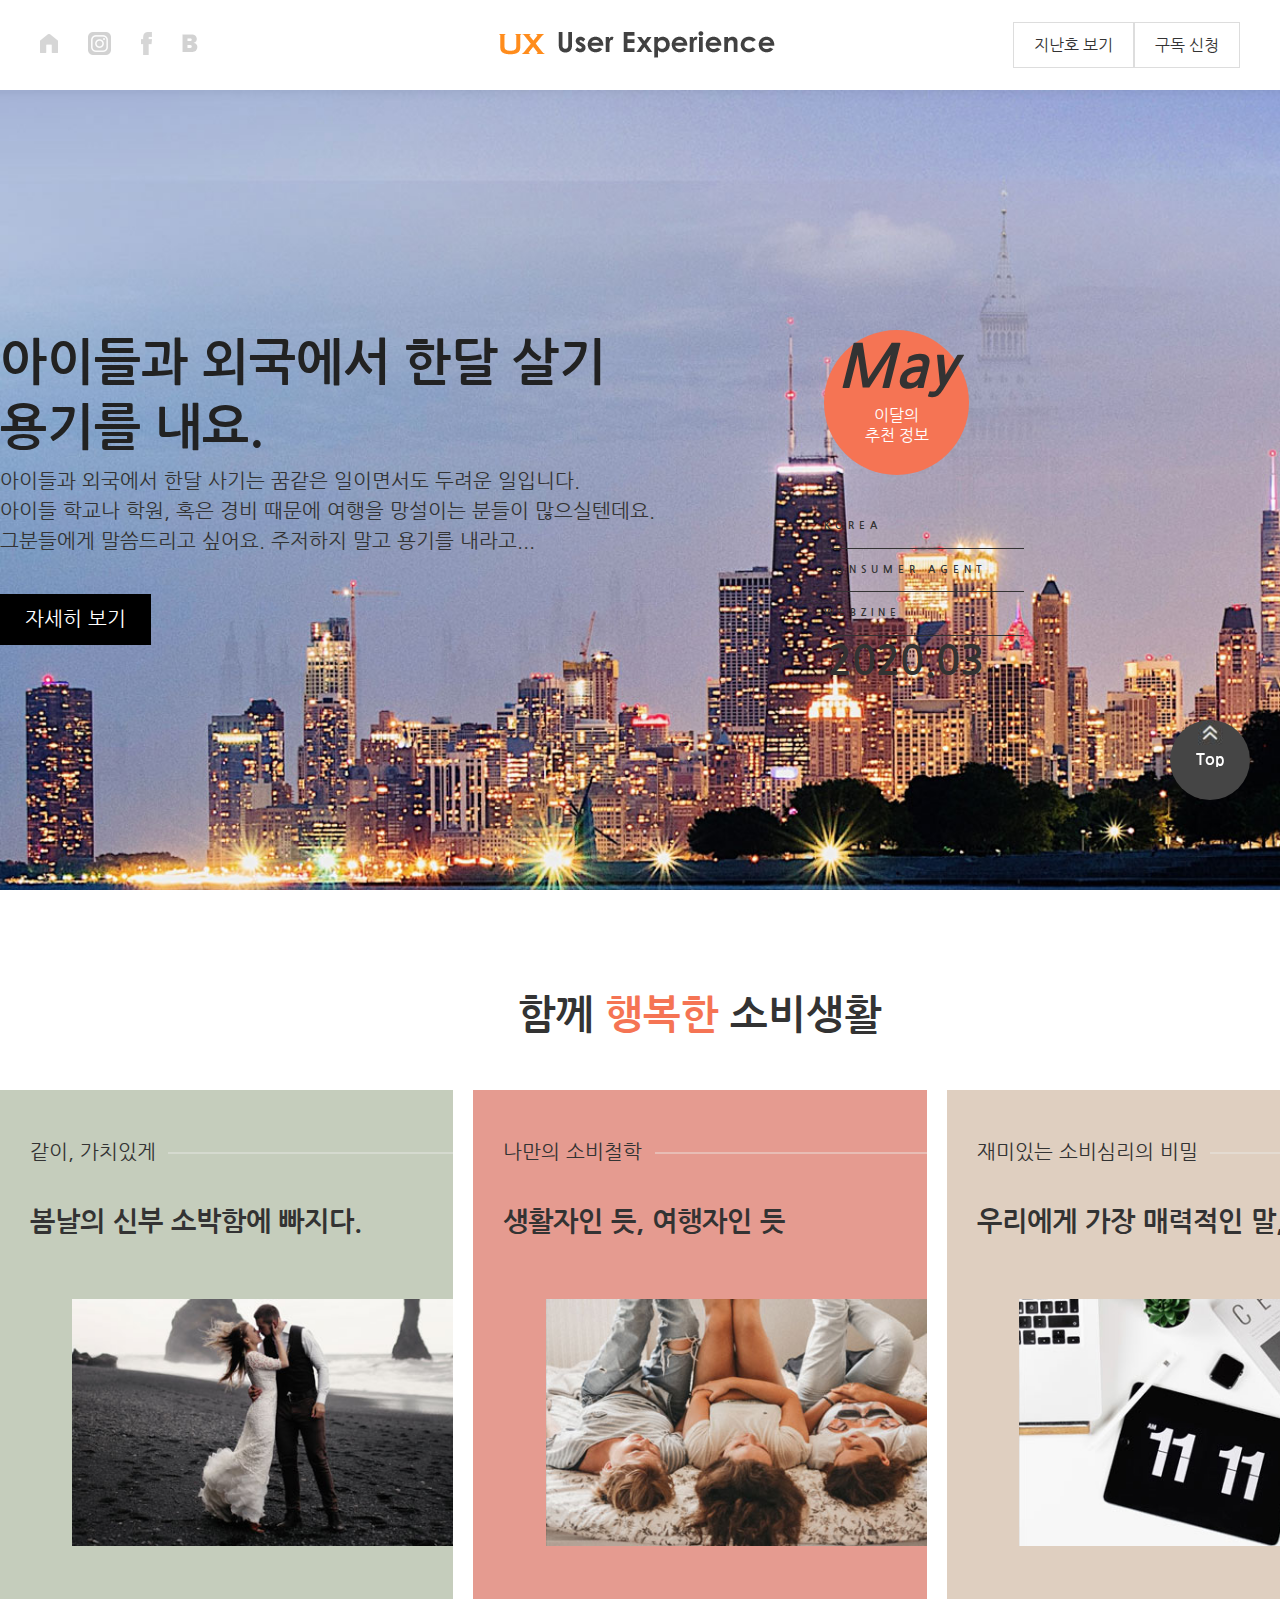
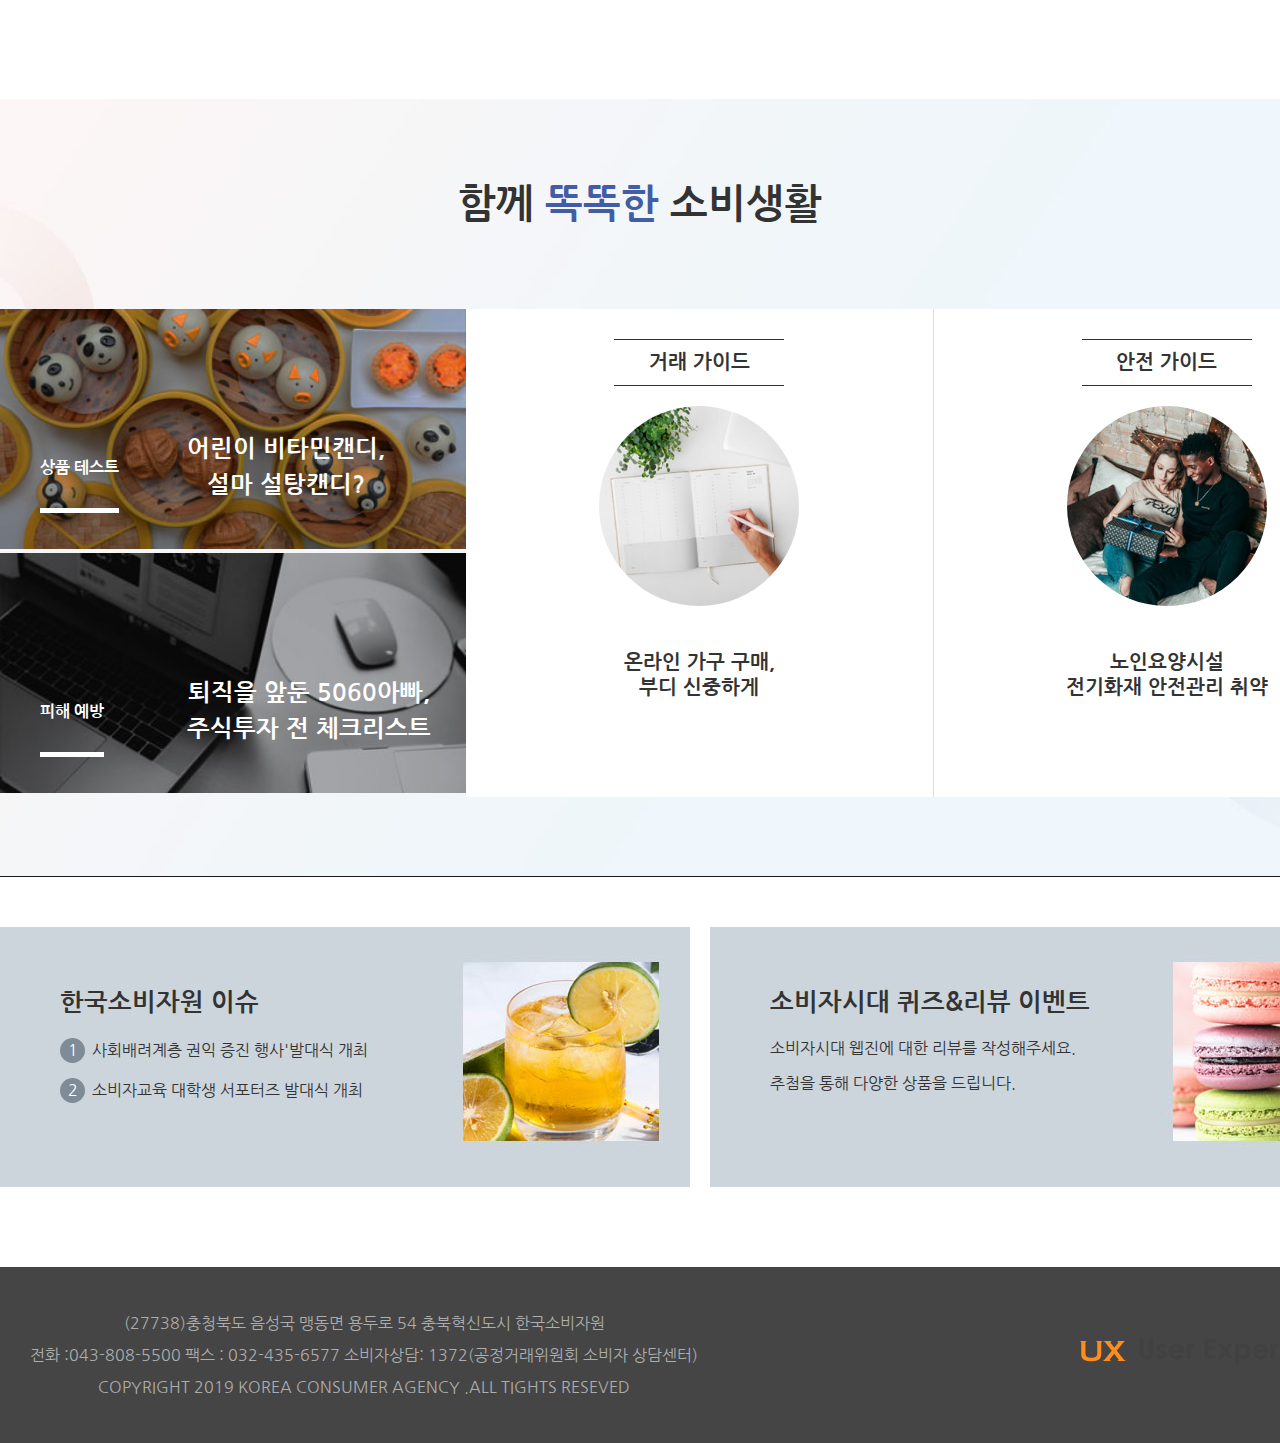
<file: index.html>
<!DOCTYPE html>
<html lang="en">
	<head>
		<meta charset="UTF-8" />
		<meta http-equiv="X-UA-Compatible" content="IE=edge" />
		<meta name="viewport" content="width=device-width, initial-scale=1.0" />
		<title>소비자원시대 연습용</title>
		<link rel="stylesheet" href="css/reset.css" />
		<link rel="stylesheet" href="css/practice.css" />
	</head>
	<body>
		<header>
			<ul class="icons">
				<li>
					<a href="#"><img src="img/util_01.gif" alt="home" /></a>
				</li>
				<li>
					<a href="#"><img src="img/util_04.gif" alt="home" /></a>
				</li>
				<li>
					<a href="#"><img src="img/util_03.gif" alt="home" /></a>
				</li>
				<li>
					<a href="#"><img src="img/util_02.gif" alt="home" /></a>
				</li>
			</ul>
			<div class="logo">
				<a href="#"><img src="img/logo.png" alt="로고" /></a>
			</div>
			<ul class="related">
				<a href="#"><li>지난호 보기</li></a>
				<a href="#"><li>구독 신청</li></a>
			</ul>
		</header>
		<section class="main">
			<div class="inner">
				<div class="mainTitle">
					<h2>아이들과 외국에서 한달 살기<br />용기를 내요.</h2>
					<p>
						아이들과 외국에서 한달 사기는 꿈같은 일이면서도 두려운 일입니다. <br />
						아이들 학교나 학원, 혹은 경비 때문에 여행을 망설이는 분들이 많으실텐데요. <br />
						그분들에게 말씀드리고 싶어요. 주저하지 말고 용기를 내라고...
					</p>
					<a href="#">자세히 보기</a>
				</div>
			</div>
			<div class="may">
				<a href="#">
					<strong>May</strong>
					<p>이달의<br />추천 정보</p>
				</a>
				<ul>
					<li><a href="#">KOREA</a></li>
					<li><a href="#">CONSUMER AGENT</a></li>
					<li><a href="#">WEBZINE</a></li>
				</ul>
				<h3>2020.03</h3>
			</div>
		</section>
		<section class="happy">
			<h2>함께 <span class="colorText">행복한</span> 소비생활</h2>
			<ul>
				<li>
					<a href="#">
						<p>같이, 가치있게</p>
						<h3>봄날의 신부 소박함에 빠지다.</h3>
						<p class="img"><img src="img/main_5month_05.jpg" alt="img5" /></p>
					</a>
				</li>
				<li>
					<a href="#">
						<p>나만의 소비철학</p>
						<h3>생활자인 듯, 여행자인 듯</h3>
						<p class="img"><img src="img/main_5month_07.jpg" alt="img7" /></p>
					</a>
				</li>
				<li>
					<a href="#">
						<p>재미있는 소비심리의 비밀</p>
						<h3>우리에게 가장 매력적인 말, 공짜</h3>
						<p class="img"><img src="img/main_5month_09.jpg" alt="img9" /></p>
					</a>
				</li>
			</ul>
		</section>
		<section class="smart">
			<h2>함께 <span class="colorText2">똑똑한</span> 소비생활</h2>
			<div class="inner">
				<ul>
					<li>
						<a href="#">
							<p class="img"><img src="img/main_5month_15.jpg" alt="" /></p>
							<h3>어린이 비타민캔디,<br />설마 설탕캔디?</h3>
						</a>
					</li>
					<li>
						<a href="#">
							<p class="img"><img src="img/main_5month_18.jpg" alt="" /></p>
							<h3>퇴직을 앞둔 5060아빠,<br />주식투자 전 체크리스트</h3>
						</a>
					</li>
				</ul>
				<div class="guide">
					<h3>거래 가이드</h3>
					<a href="#">
						<p class="img"><img src="img/main_5month_19.jpg" alt="" /></p>
					</a>
					<p>온라인 가구 구매,<br />부디 신중하게</p>
				</div>
				<div class="guide">
					<h3>안전 가이드</h3>
					<a href="#">
						<p class="img"><img src="img/main_5month_20.jpg" alt="" /></p>
					</a>
					<p>노인요양시설<br />전기화재 안전관리 취약</p>
				</div>
			</div>
		</section>
		<section class="news">
			<div class="issue">
				<h3>한국소비자원 이슈</h3>
				<p><span class="number">1</span>사회배려계층 권익 증진 행사'발대식 개최</p>
				<p><span class="number">2</span>소비자교육 대학생 서포터즈 발대식 개최</p>
			</div>
			<div class="issue">
				<h3>소비자시대 퀴즈&리뷰 이벤트</h3>
				<p>소비자시대 웹진에 대한 리뷰를 작성해주세요.</p>
				<p>추첨을 통해 다양한 상품을 드립니다.</p>
			</div>
		</section>
		<a href="#" class="top">Top</a>
		<footer>
			<div class="address">
				<p>
					(27738)충청북도 음성국 맹동면 용두로 54 충북혁신도시 한국소비자원 <br />전화 :043-808-5500 팩스 : 032-435-6577
					소비자상담: 1372(공정거래위원회 소비자 상담센터) <br />
					<span class="copy">COPYRIGHT 2019 KOREA CONSUMER AGENCY .ALL TIGHTS RESEVED</span>
				</p>
				<p class="flogo">
					<a href="#"><img src="img/logo.png" alt="푸터로고" /></a>
				</p>
			</div>
		</footer>
	</body>
</html>
</file>
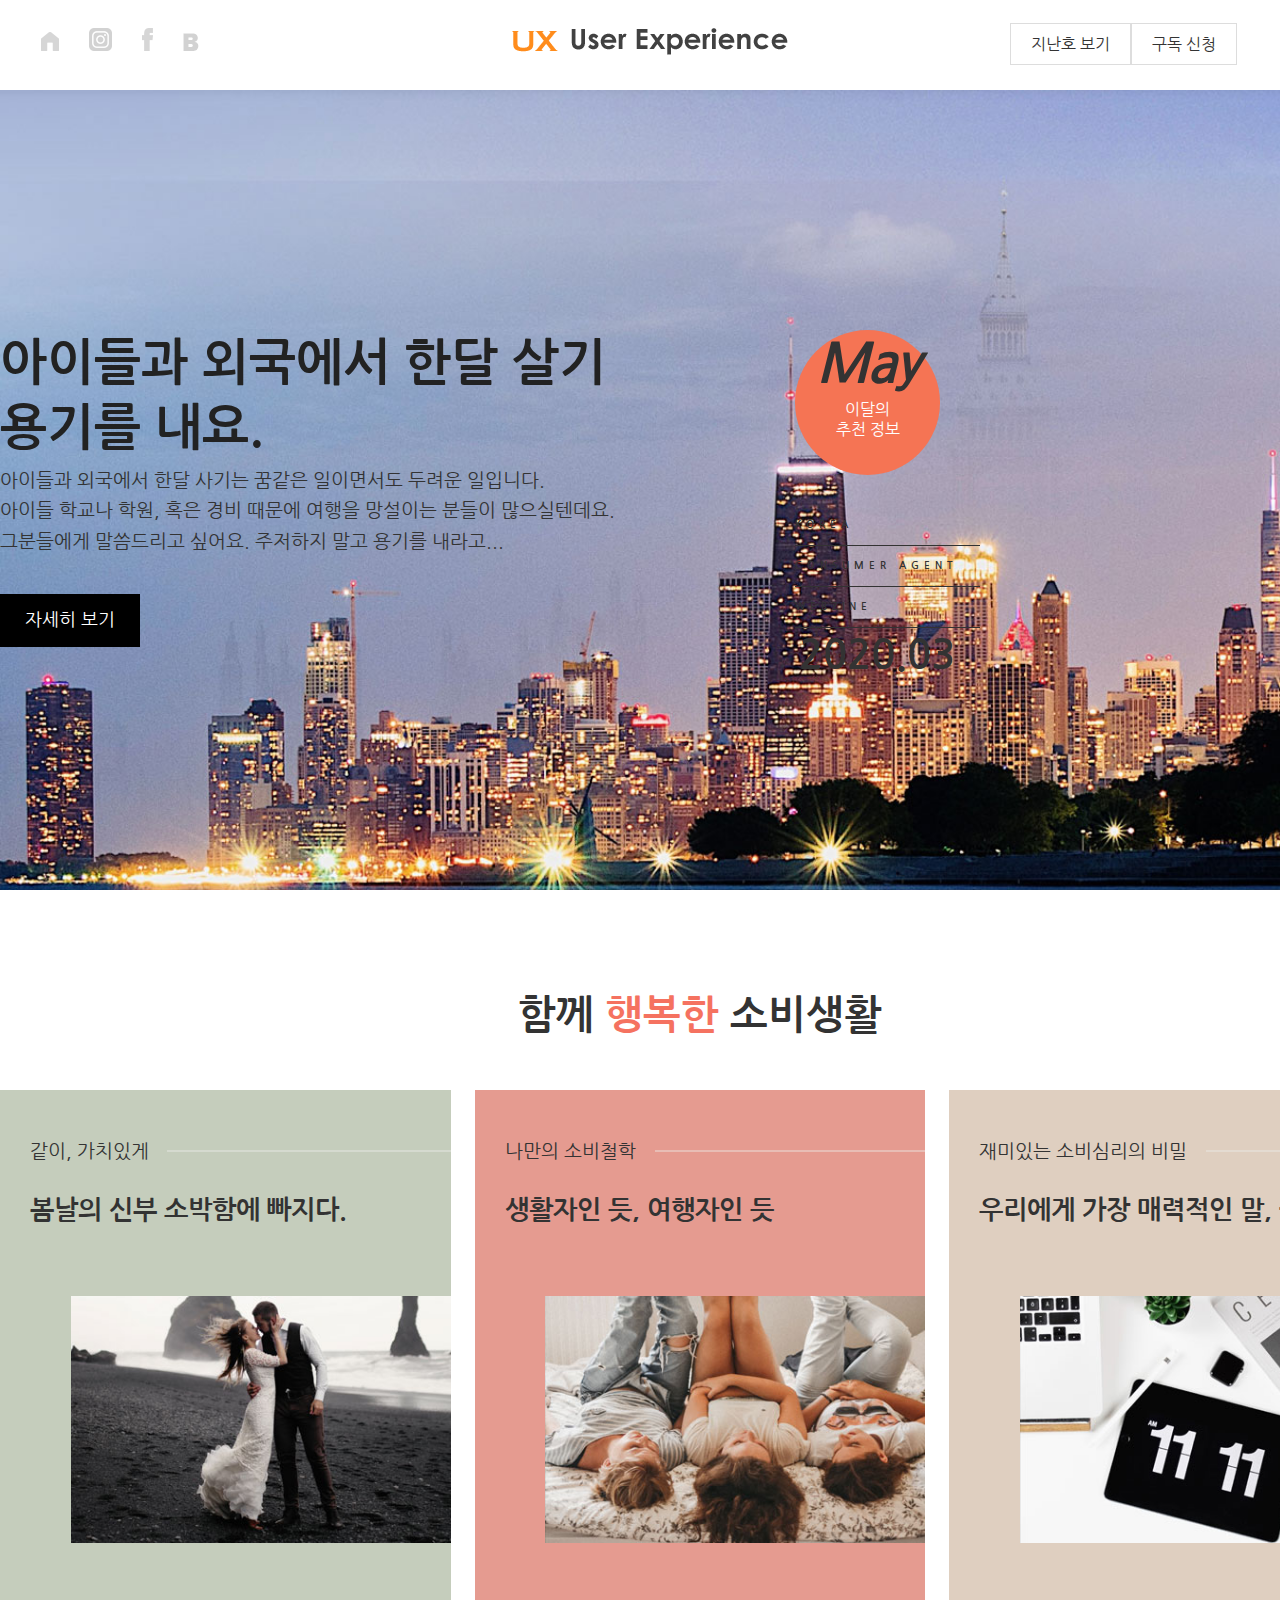
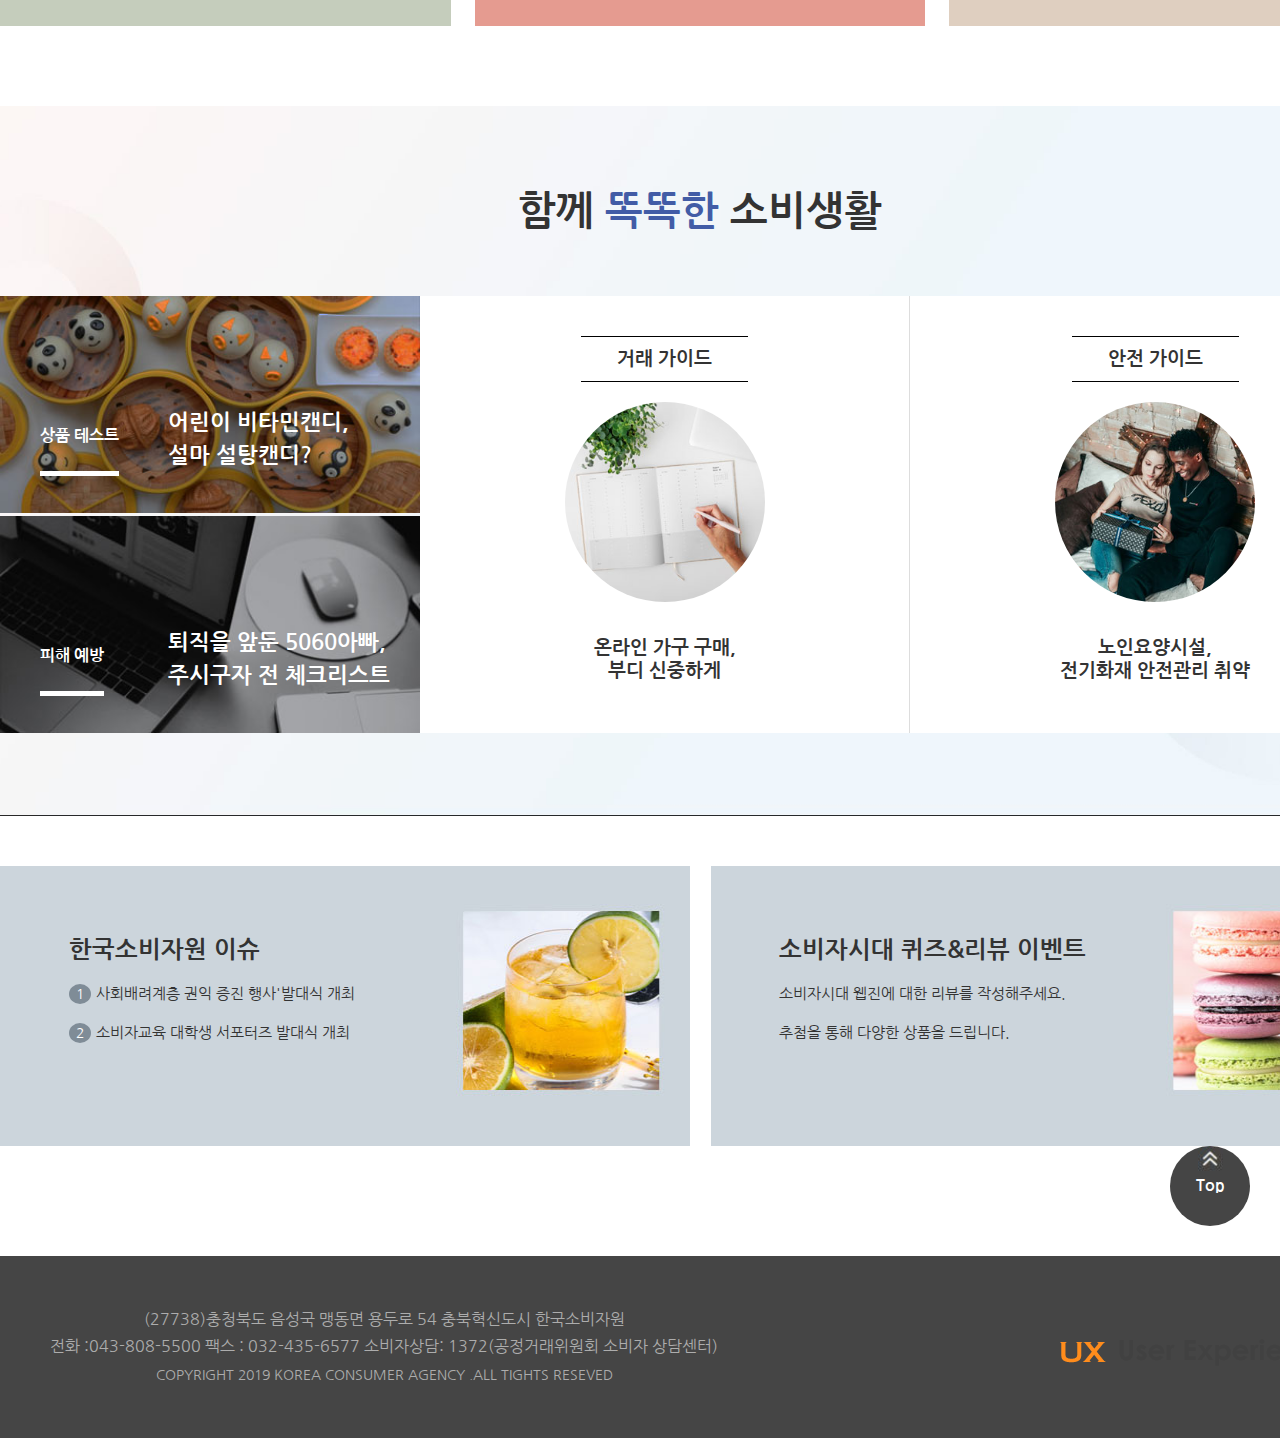
<file: lecture.html>
<!DOCTYPE html>
<html lang="ko">
	<head>
		<meta charset="UTF-8" />
		<meta name="viewport" content="width=device-width, initial-scale=1.0" />
		<title>한국소비자원시대-강의진행용</title>
		<link rel="stylesheet" href="css/style.css" />
	</head>
	<body>
		<div class="wrap">
			<header>
				<div class="innerHeader">
					<nav class="util">
						<ul>
							<li>
								<a href="#"><img src="img/util_01.gif" alt="home" /></a>
							</li>
							<li>
								<a href="#"><img src="img/util_04.gif" alt="home" /></a>
							</li>
							<li>
								<a href="#"><img src="img/util_03.gif" alt="home" /></a>
							</li>
							<li>
								<a href="#"><img src="img/util_02.gif" alt="home" /></a>
							</li>
						</ul>
					</nav>
					<h1 class="logo">
						<a href="index.html"><img src="img/logo.png" alt="로고" /></a>
					</h1>
				</div>
				<div class="related">
					<a href="#"><p>지난호 보기</p></a>
					<a href="#"><p>구독 신청</p></a>
				</div>
			</header>
			<!-- section.main -->
			<section class="main" id="main">
				<div class="inner">
					<div class="mainTitle">
						<h2>아이들과 외국에서 한달 살기<br />용기를 내요.</h2>
						<p>
							아이들과 외국에서 한달 사기는 꿈같은 일이면서도 두려운 일입니다. <br />
							아이들 학교나 학원, 혹은 경비 때문에 여행을 망설이는 분들이 많으실텐데요. <br />
							그분들에게 말씀드리고 싶어요. 주저하지 말고 용기를 내라고...
						</p>
						<a href="#" class="btn">자세히 보기</a>
					</div>
				</div>
				<div class="may">
					<a href="#">
						<strong>May</strong>
						<p>
							이달의 <br />
							추천 정보
						</p>
					</a>
					<ul>
						<li><a href="#">KOREA</a></li>
						<li><a href="#">CONSUMER AGENT</a></li>
						<li><a href="#">WEBZINE</a></li>
					</ul>
					<h3>2020.03</h3>
				</div>
			</section>
			<!-- section.happy -->
			<section class="happy">
				<h2>함께 <span class="colortext">행복한</span> 소비생활</h2>
				<ul>
					<li>
						<a href="#">
							<p>같이, 가치있게</p>
							<h3>봄날의 신부 소박함에 빠지다.</h3>
							<p class="img">
								<img src="img/main_5month_05.jpg" alt="img5" />
							</p>
						</a>
					</li>
					<li>
						<a href="#">
							<p>나만의 소비철학</p>
							<h3>생활자인 듯, 여행자인 듯</h3>
							<p class="img">
								<img src="img/main_5month_07.jpg" alt="img7" />
							</p>
						</a>
					</li>
					<li>
						<a href="#">
							<p>재미있는 소비심리의 비밀</p>
							<h3>우리에게 가장 매력적인 말, 공짜</h3>
							<p class="img">
								<img src="img/main_5month_09.jpg" alt="img9" />
							</p>
						</a>
					</li>
				</ul>
			</section>
			<!-- section.smart -->
			<section class="smart">
				<div class="inner">
					<h2>함께 <span class="colorText2">똑똑한</span> 소비생활</h2>
					<ul>
						<li>
							<a href="#">
								<p class="img"><img src="img/main_5month_15.jpg" alt="설탕캔디" /></p>
								<h3>
									어린이 비타민캔디, <br />
									설마 설탕캔디?
								</h3>
							</a>
						</li>
						<li>
							<a href="#">
								<p class="img"><img src="img/main_5month_18.jpg" alt="주식전체 체크리스트" /></p>
								<h3>
									퇴직을 앞둔 5060아빠, <br />
									주시구자 전 체크리스트
								</h3>
							</a>
						</li>
					</ul>
					<div class="row">
						<div class="guide">
							<p>거래 가이드</p>
							<a href="#">
								<p class="img"><img src="img/main_5month_19.jpg" alt="거래가이드" /></p>
								<h3>온라인 가구 구매, <br />부디 신중하게</h3>
							</a>
						</div>
						<div class="guide">
							<p>안전 가이드</p>
							<a href="#">
								<p class="img"><img src="img/main_5month_20.jpg" alt="거래가이드" /></p>
								<h3>노인요양시설, <br />전기화재 안전관리 취약</h3>
							</a>
						</div>
					</div>
				</div>
			</section>
			<!-- section.news -->
			<section class="news">
				<div class="issue">
					<h2>한국소비자원 이슈</h2>
					<p><span class="num">1</span>사회배려계층 권익 증진 행사'발대식 개최</p>
					<p><span class="num">2</span>소비자교육 대학생 서포터즈 발대식 개최</p>
				</div>
				<div class="issue">
					<h2>소비자시대 퀴즈&리뷰 이벤트</h2>
					<p>소비자시대 웹진에 대한 리뷰를 작성해주세요.</p>
					<p>추첨을 통해 다양한 상품을 드립니다.</p>
				</div>
			</section>
			<a href="#main" class="top"><p>Top</p></a>
			<footer>
				<div class="address">
					<p>
						(27738)충청북도 음성국 맹동면 용두로 54 충북혁신도시 한국소비자원 <br />전화 :043-808-5500 팩스 :
						032-435-6577 소비자상담: 1372(공정거래위원회 소비자 상담센터) <br />
						<span class="copy">COPYRIGHT 2019 KOREA CONSUMER AGENCY .ALL TIGHTS RESEVED</span>
					</p>
					<p class="flogo">
						<a href="#"><img src="img/logo.png" alt="푸터로고" /></a>
					</p>
				</div>
			</footer>
		</div>
	</body>
</html>
</file>
<file: css/practice.css>
@charset "utf-8";
@import url('https://fonts.googleapis.com/css2?family=Nanum+Gothic:wght@400;700&display=swap');

body {
	font-family: 'Nanum Gothic', sans-serif;
	font-size: 16px;
	color: #333;
	line-height: 1.25;
}
/* header */
header {
	display: flex;
	justify-content: space-between;
	align-items: center;
	height: 90px;
	box-shadow: 0 4px 10px rgba(0, 0, 0, 0.1);
}

header ul {
	width: 300px;
	display: flex;
	align-items: center;
	margin: 0 40px;
}

header .icons li {
	margin-right: 30px;
}

header .related {
	justify-content: flex-end;
}

header .related li {
	padding: 12px 20px;
	border: 1px solid #ddd;
}

/* section.main */
.main {
	background-image: url(../img/main_5month_02.jpg);
	background-repeat: no-repeat;
	background-size: cover;
	background-position: center;
	height: 800px;
	width: 100%;
	position: relative;
}

.inner {
	width: 1400px;
	height: 100%;
	margin: 0 auto;
	position: relative;
}

.inner .mainTitle h2 {
	position: absolute;
	font-weight: bold;
	color: #222;
	top: 30%;
	left: 0;
	font-size: 50px;
	line-height: 1.3;
	animation-name: titani;
	animation-duration: 1s;
}

@keyframes titani {
	0% {
		opacity: 0;
		top: 0;
	}
	30% {
		opacity: 0;
		top: 0;
	}
	100% {
		opacity: 1;
		top: 30%;
	}
}

.inner .mainTitle p {
	position: absolute;
	top: 47%;
	left: 0;
	font-size: 20px;
	line-height: 1.5;
	animation-name: titani-p;
	animation-duration: 0.5s;
}

@keyframes titani-p {
	0% {
		opacity: 0;
		transform: scale(0);
	}
	30% {
		opacity: 0;
		transform: scale(0);
	}
	100% {
		opacity: 1;
		transform: scale(1);
	}
}

.inner .mainTitle a {
	position: absolute;
	top: 63%;
	left: 0;
	background: #000;
	padding: 13px 25px;
	color: #fff;
	font-size: 20px;
	animation-name: titani-btn;
	animation-duration: 2s;
}

@keyframes titani-btn {
	0% {
		opacity: 0;
		top: 70%;
	}
	30% {
		opacity: 0;
		top: 70%;
	}
	100% {
		opacity: 1;
		top: 63%;
	}
}

.may {
	position: absolute;
	top: 30%;
	right: 20%;
}

.may > a {
	display: block;
	width: 145px;
	height: 145px;
	background: #f57454;
	border-radius: 50%;
	text-align: center;
	margin-bottom: 30px;
	animation-name: may;
	animation-duration: 1s;
}

@keyframes may {
	0% {
		opacity: 0;
		transform: scale(0);
	}
	30% {
		opacity: 0;
		transform: scale(0);
	}
	100% {
		opacity: 1;
		transform: scale(1);
	}
}

.may > a strong {
	font-size: 60px;
	font-weight: 600;
	font-style: italic;
	letter-spacing: 0.8;
	/* margin-left: 17px; */
}

.may > a p {
	color: #fff;
}

.may ul {
	font-size: 10px;
	width: 200px;
}

.may ul li {
	letter-spacing: 5px;
	border-bottom: 1px solid #333;
	padding: 15px 0;
	font-weight: bold;
	animation-name: may-li;
	animation-duration: 0.8s;
}

@keyframes may-li {
	0% {
		opacity: 0;
		letter-spacing: -5px;
	}
	30% {
		opacity: 0;
		letter-spacing: -5px;
	}
	50% {
		opacity: 0;
		letter-spacing: -5px;
	}
	100% {
		opacity: 1;
		letter-spacing: 5px;
	}
}

.may ul li:nth-child(2) {
	animation-duration: 1.2s;
}

.may ul li:nth-child(3) {
	animation-duration: 1.4s;
}

.may h3 {
	position: absolute;
	top: 100%;
	right: 20%;
	font-size: 40px;
	font-weight: bold;
	animation-name: may-h3;
	animation-duration: 1.8s;
}

@keyframes may-h3 {
	0% {
		opacity: 0;
		top: 90%;
	}
	30% {
		opacity: 0;
		top: 90%;
	}
	100% {
		opacity: 1;
		top: 100%;
	}
}

/* section.happy */
.happy {
	width: 1400px;
	margin: 0 auto;
	margin: 100px 0;
}

.happy h2 {
	text-align: center;
	font-size: 40px;
	font-weight: bold;
}

.happy h2 .colorText {
	color: #f57454;
}

.happy ul {
	margin-top: 50px;
	display: flex;
}

.happy ul li {
	flex: 1;
	background: #c5cdbc;
	margin-right: 20px;
	padding: 50px 0 50px 30px;
	position: relative;
}

.happy ul li:nth-child(2) {
	background: #e59b90;
}

.happy ul li:nth-child(3) {
	margin-right: 0px;
	background: #dfcfc0;
}

.happy ul li p {
	font-size: 20px;
}

.happy ul li h3 {
	margin-top: 40px;
	font-size: 27px;
	font-weight: bold;
}

.happy ul li .img {
	margin-top: 60px;
	width: 90%;
	height: 250px;
	float: right;
	overflow: hidden;
}

.happy ul li .img img {
	width: 100%;
	transition: all 0.5s;
}

.happy ul li a:hover img {
	transform: scale(1.3);
	transition: all 1.2s;
}

.happy ul li a:after {
	content: '';
	position: absolute;
	top: 62px;
	right: 0;
	width: 63%;
	height: 2px;
	background: rgba(237, 237, 233, 0.42);
}

.happy ul li:nth-child(2) a:after {
	width: 60%;
}

.happy ul li:nth-child(3) a:after {
	width: 42%;
}

/* section.smart */
.smart {
	width: 100%;
	height: auto;
	background-image: url('../img/section.jpg');
	background-repeat: no-repeat;
	background-position: center;
	background-size: cover;
	padding: 80px 0;
}

.smart h2 {
	text-align: center;
	font-size: 40px;
	font-weight: bold;
	margin-bottom: 80px;
}

.smart h2 .colorText2 {
	color: #425ca6;
}

.smart .inner {
	width: 1400px;
	margin: 0 auto;
	display: flex;
	text-align: center;
}

.smart .inner ul {
	flex: 1;
}

.smart .inner ul li {
	width: 100%;
	position: relative;
}

.smart .inner ul li h3 {
	position: absolute;
	top: 50%;
	left: 40%;
	color: #fff;
	font-size: 24px;
	font-weight: bold;
	line-height: 1.5;
}

.smart .inner ul li .img {
	width: 100%;
}

.smart .inner ul li .img img {
	width: 100%;
}

.smart .inner .guide {
	flex: 1;
	background: #fff;
	text-align: center;
}

.smart .inner ul li a:before {
	content: '상품 테스트';
	position: absolute;
	bottom: 40px;
	left: 40px;
	color: #fff;
	padding-bottom: 30px;
	font-weight: bold;
	border-bottom: 5px solid #fff;
}

.smart .inner ul li:nth-child(2) a:before {
	content: '피해 예방';
}

.smart .inner .guide h3 {
	margin-top: 30px;
	font-size: 20px;
	padding: 10px 0;
	border-top: 1px solid #333;
	border-bottom: 1px solid #333;
	font-weight: bold;
	width: 170px;
	display: inline-block;
}

.smart .inner .guide a {
	display: block;
	text-align: center;
}

.smart .inner .guide a p {
	width: 100%;
	text-align: center;
}

.smart .inner .guide .img {
	margin: 20px 0;
	width: 200px;
	height: 200px;
	border-radius: 50%;
	overflow: hidden;
	display: inline-block;
}

.smart .inner .guide .img img {
	width: 100%;
	height: 100%;
	transition: all 0.5s;
}

.smart .inner .guide a:hover img {
	transition: all 1s;
	transform: scale(1.3);
}

.smart .inner .guide > p {
	margin-top: 20px;
	font-size: 20px;
	font-weight: bold;
}

.smart .inner .guide:nth-child(2) {
	border-right: 1px solid #ddd;
}

.news {
	display: flex;
	width: 1400px;
	margin: 50px auto 80px;
}

.news .issue {
	flex: 1;
	background-image: url(../img/img_08.jpg);
	background-repeat: no-repeat;
	background-position: center;
	background-size: cover;
	margin-right: 20px;
	height: 260px;
	padding: 60px 0 0 60px;
	box-sizing: border-box;
}

.news .issue:nth-child(2) {
	background-image: url(../img/img_09.jpg);
	margin-right: 0;
}

.news .issue h3 {
	font-size: 25px;
	font-weight: bold;
	margin-bottom: 20px;
}

.news .issue p {
	margin-top: 15px;
}

.news .issue .number {
	display: inline-block;
	width: 25px;
	height: 25px;
	line-height: 25px;
	color: #fff;
	border-radius: 50%;
	background: #7f8c97;
	text-align: center;
	margin-right: 7px;
}

/* top */
.top {
	position: fixed;
	width: 80px;
	height: 80px;
	line-height: 80px;
	right: 30px;
	bottom: 100px;
	background: #454545;
	border-radius: 50%;
	text-align: center;
	color: #fff;
	font-weight: bold;
	background-image: url(../img/arrow.JPG);
	background-repeat: no-repeat;
	background-size: 25px;
	background-position: top;
}

/* footer */
footer {
	background: #454545;
	color: #adadad;
	padding: 40px 0;
}

footer .address {
	display: flex;
	justify-content: space-between;
	align-items: center;
	width: 1400px;
	margin: 0 auto;
}

footer .address p {
	line-height: 2;
	text-align: center;
	padding: 0 30px;
}
</file>
<file: css/style.css>
@charset "utf-8";
@import url('https://fonts.googleapis.com/css2?family=Nanum+Gothic:wght@400;700&display=swap');
/* reset */
* {
	margin: 0;
	padding: 0;
}
li {
	list-style: none;
}
a {
	color: inherit;
	text-decoration: none;
}

/* layout */
body {
	font-family: 'Nanum Gothic', sans-serif;
	font-size: 16px;
	color: #333;
	line-height: 1.25;
}

header {
	width: 100%;
	height: 90px;
	box-shadow: 0 4px 10px rgba(0, 0, 0, 0.1);
	position: relative;
}

.innerHeader .util ul {
	width: 218px;
	height: 100%;
	float: left;
	line-height: 90px;
	margin-left: 2%;
}

.innerHeader .util ul li {
	float: left;
	padding: 0 15px;
}

.innerHeader .logo {
	width: 270px;
	line-height: 90px;
	position: absolute;
	left: 50%;
	transform: translateX(-50%);
}

.innerHeader .logo a {
	display: block;
	width: 100%;
	height: 100%;
}

.related {
	width: 270px;
	float: right;
}

.related a {
	display: block;
	float: left;
	margin-top: 23px;
	padding: 10px 20px;
	border: 1px solid #ddd;
}

/* section.main */
.main {
	width: 100%;
	height: auto;
	background-image: url(../img/main_5month_02.jpg);
	background-size: cover;
	background-position: center;
	background-repeat: no-repeat;
	position: relative;
}

.main .inner {
	width: 1400px;
	height: 800px;
	margin: 0 auto;
	position: relative;
}

.main .inner .mainTitle {
	width: 653px;
	height: auto;
}

.main .inner .mainTitle h2 {
	font-size: 50px;
	line-height: 1.3;
	color: #222;
	position: absolute;
	top: 30%;
	left: 0;
	animation-name: titani;
	animation-duration: 1s;
}

@keyframes titani {
	0% {
		opacity: 0;
		top: 0;
	}
	30% {
		opacity: 0;
		top: 0;
	}
	100% {
		opacity: 1;
		top: 30%;
	}
}

.main .inner .mainTitle p {
	position: absolute;
	left: 0;
	top: 47%;
	font-size: 19px;
	line-height: 1.6;
	animation-name: titani-p;
	animation-duration: 0.5s;
}

@keyframes titani-p {
	0% {
		opacity: 0;
		transform: scale(0);
	}
	30% {
		opacity: 0;
		transform: scale(0);
	}
	100% {
		opacity: 1;
		transform: scale(1);
	}
}

.main .inner .mainTitle .btn {
	position: absolute;
	left: 0;
	top: 63%;
	display: inline-block;
	padding: 15px 25px;
	font-size: 18px;
	color: #fff;
	background: #000;
	animation-name: titani-btn;
	animation-duration: 2s;
}

@keyframes titani-btn {
	0% {
		opacity: 0;
		top: 70%;
	}
	30% {
		opacity: 0;
		top: 70%;
	}
	100% {
		opacity: 1;
		top: 63%;
	}
}

.may {
	position: absolute;
	width: 185px;
	height: 300px;
	top: 30%;
	right: 300px;
}

.may > a {
	display: block;
	width: 145px;
	height: 145px;
	background: #f57454;
	text-align: center;
	margin-bottom: 30px;
	border-radius: 50%;
	animation-name: mayani;
	animation-duration: 1s;
}

@keyframes mayani {
	0% {
		opacity: 0;
		transform: scale(0);
	}
	30% {
		opacity: 0;
		transform: scale(0);
	}
	100% {
		opacity: 1;
		transform: scale(1);
	}
}

.may strong {
	font-style: italic;
	font-size: 55px;
	letter-spacing: -2px;
}

.may p {
	color: #fff;
}

.may ul {
	width: 185px;
	height: auto;
}

.may ul li {
	line-height: 40px;
	color: #333;
	font-size: 10px;
	letter-spacing: 5px;
	font-weight: 600;
	border-bottom: 1px solid #333;
	animation-name: mayLi;
	animation-duration: 0.8s;
}

@keyframes mayLi {
	0% {
		opacity: 0;
		letter-spacing: -5px;
	}
	30% {
		opacity: 0;
		letter-spacing: -5px;
	}
	50% {
		opacity: 0;
		letter-spacing: -5px;
	}
	100% {
		opacity: 1;
		letter-spacing: 5px;
	}
}

.may ul li:nth-child(2) {
	animation-duration: 1.2s;
	border-bottom: 1px solid #333;
}

.may ul li:nth-child(3) {
	animation-duration: 1.5s;
	border-bottom: 1px solid #333;
}

.may ul li a {
	display: block;
}

.may h3 {
	position: absolute;
	top: 100%;
	right: 25px;
	font-size: 40px;
	animation-name: mayh3;
	animation-duration: 1.8s;
}

@keyframes mayh3 {
	0% {
		opacity: 0;
		top: 95%;
	}
	30% {
		opacity: 0;
		top: 95%;
	}
	100% {
		opacity: 1;
		top: 100%;
	}
}

/* section.happy */
.happy {
	width: 1400px;
	margin: 0 auto;
	color: #333;
	margin-top: 100px;
}

.happy h2 {
	text-align: center;
	font-size: 40px;
	font-weight: bold;
	margin-bottom: 50px;
}

.happy h2 .colortext {
	color: #f57260;
}

.happy ul {
	width: 100%;
	height: auto;
	margin: 0 auto;
	overflow: hidden;
}

.happy ul li {
	float: left;
	width: 32.2%;
	background: blue;
	margin-right: 1.7%;
	margin-bottom: 80px;
	background: #c5cdbc;
}

.happy ul li:nth-child(2) {
	background: #e59b90;
}

.happy ul li:nth-child(3) {
	margin-right: 0;
	background: #dfcfc0;
}

.happy ul li a {
	display: block;
	width: 100%;
	height: 100%;
	padding: 50px 0 50px 30px;
	box-sizing: border-box;
	position: relative;
	overflow: hidden;
}

.happy ul li p {
	font-size: 19px;
	margin-bottom: 30px;
}

.happy ul li h3 {
	font-size: 26px;
	margin-bottom: 70px;
}

.happy ul li p.img {
	width: 380px;
	height: 250px;
	margin-right: 0;
	float: right;
	overflow: hidden;
}

.happy ul li p.img img {
	width: 100%;
	transition: all 0.5s;
}

.happy ul li a:after {
	content: '';
	position: absolute;
	top: 60px;
	right: 0;
	width: 63%;
	height: 2px;
	background: rgba(237, 237, 233, 0.42);
}

.happy ul li:nth-child(2) a:after {
	width: 60%;
}

.happy ul li:nth-child(3) a:after {
	width: 43%;
}

.happy ul li a:hover .img img {
	transform: scale(1.2);
	transition: all 1s;
}

/* section.smart */
.smart {
	width: 100%;
	height: auto;
	background-image: url('../img/section.jpg');
	background-repeat: no-repeat;
	background-size: cover;
	background-position: center;
	padding: 80px 0;
	text-align: center;
}

.smart .inner {
	width: 1400px;
	height: auto;
	margin: 0 auto;
	overflow: hidden;
}

.smart .inner h2 {
	font-size: 40px;
	margin-bottom: 60px;
}

.smart .inner h2 .colorText2 {
	color: #425ca6;
}

.smart .inner ul {
	width: 30%;
	float: left;
}

.smart .inner ul li {
	width: 100%;
}

.smart .inner ul li a {
	display: block;
	width: 100%;
	position: relative;
	text-align: left;
}

.smart .inner ul li a .img {
	width: 100%;
	height: 220px;
	overflow: hidden;
}

.smart .inner ul li a .img img {
	width: 100%;
}

.smart .inner ul li a h3 {
	font-size: 22px;
	line-height: 1.5;
	position: absolute;
	top: 50%;
	left: 40%;
	color: #fff;
}

.smart .inner ul li a:before {
	content: '상품 테스트';
	position: absolute;
	left: 40px;
	bottom: 40px;
	font-size: 16px;
	font-weight: bold;
	color: #fff;
	padding-bottom: 25px;
	border-bottom: 5px solid #fff;
}

.smart .inner ul li:nth-child(2) a:before {
	content: '피해 예방';
}

.smart .row {
	float: right;
	width: 70%;
	height: 437px;
}

.smart .row .guide {
	width: 50%;
	float: left;
	background: #fff;
	text-align: center;
	padding: 20px 0;
	box-sizing: border-box;
}

.smart .row .guide > p {
	width: 30%;
	margin-top: 30px;
	font-size: 19px;
	font-weight: bold;
	margin: 20px auto;
	border-top: 1px solid #000;
	border-bottom: 1px solid #000;
	padding: 10px;
}

.smart .row .guide p.img {
	display: inline-block;
	width: 200px;
	height: 200px;
	border-radius: 50%;
	overflow: hidden;
	margin-bottom: 30px;
}

.smart .row .guide p.img img {
	width: 100%;
	transition: all 1s;
}

.smart .row .guide a:hover p.img img {
	transform: scale(1.3);
	transition: all 1s;
}

.smart .row .guide:first-child {
	border-right: 1px solid #ddd;
}

.smart .row .guide h3 {
	margin-bottom: 30px;
}

/* section.news */
.news {
	width: 1400px;
	height: auto;
	margin: 0 auto;
	overflow: hidden;
}

.news .issue {
	margin-top: 50px;
	width: 49.25%;
	height: 280px;
	float: left;
	margin-right: 1.5%;
	background-image: url(../img/img_08.jpg);
	background-repeat: no-repeat;
	background-size: cover;
	background-position: center;
}

.news .issue:nth-child(2) {
	margin-right: 0;
	background-image: url(../img/img_09.jpg);
}

.news .issue h2 {
	margin-top: 10%;
	margin-left: 10%;
}

.news .issue p {
	font-size: 15px;
	color: #333;
	margin-top: 20px;
	margin-left: 10%;
}

.news .issue p .num {
	font-size: 14px;
	padding: 3px 7px;
	background: #7f8c97;
	border-radius: 50%;
	color: #fff;
	margin-right: 5px;
}

/* footer */
footer {
	width: 100%;
	height: auto;
	background: #454545;
	color: #adadad;
	overflow: hidden;
}

footer .address {
	width: 1400px;
	margin: 0 auto;
	line-height: 1.7;
}

footer .address p {
	float: left;
	margin: 50px;
	text-align: center;
}

footer .address .flogo {
	float: right;
	padding-top: 30px;
}

footer .address .copy {
	font-size: 14px;
}

.top {
	float: right;
	margin-right: 30px;
	margin-bottom: 30px;
	width: 80px;
	height: 80px;
	background: #454545;
	border-radius: 50%;
	background-image: url(../img/arrow.JPG);
	background-repeat: no-repeat;
	background-size: 25px;
	background-position: top;
	position: relative;
}

.top a {
	display: block;
	width: 100%;
	height: 100%;
}

.top p {
	font-size: 16px;
	font-weight: bold;
	color: #fff;
	position: absolute;
	top: 50%;
	left: 50%;
	transform: translate(-50%, -50%);
}
</file>
